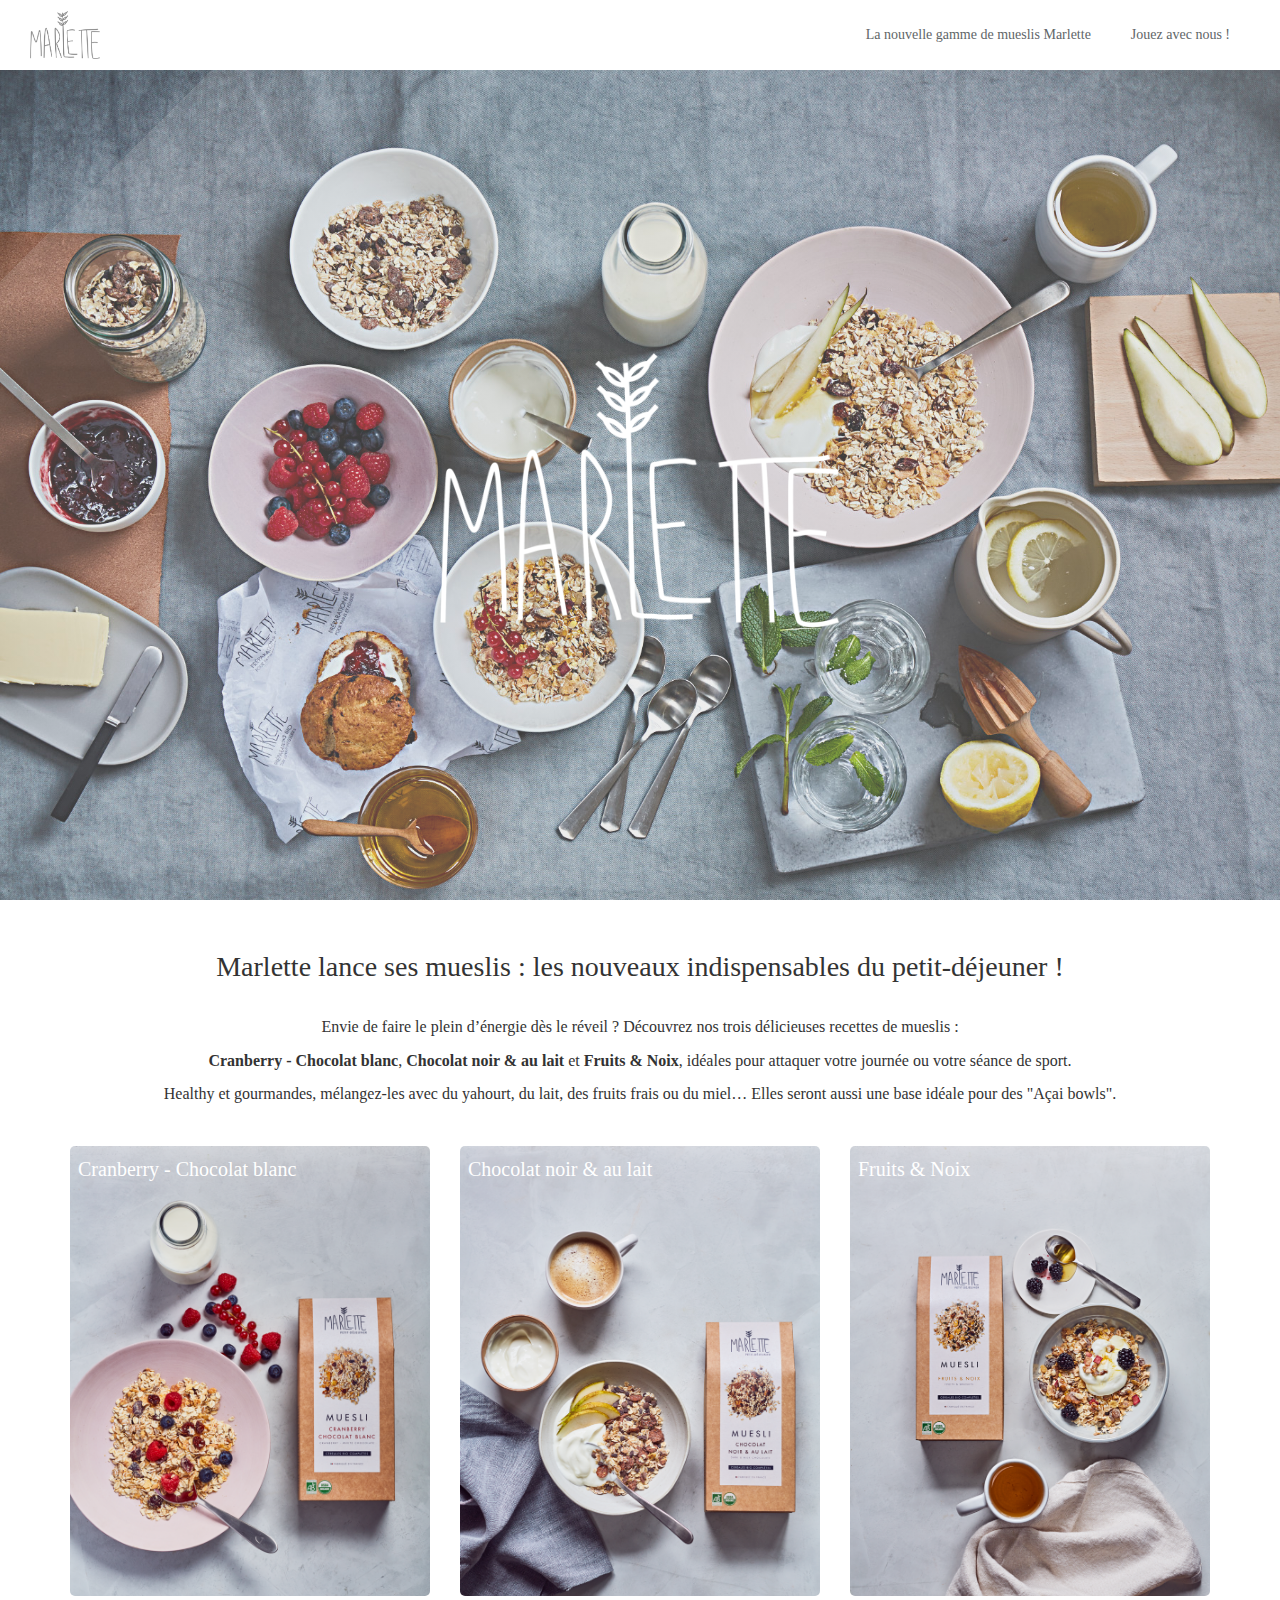
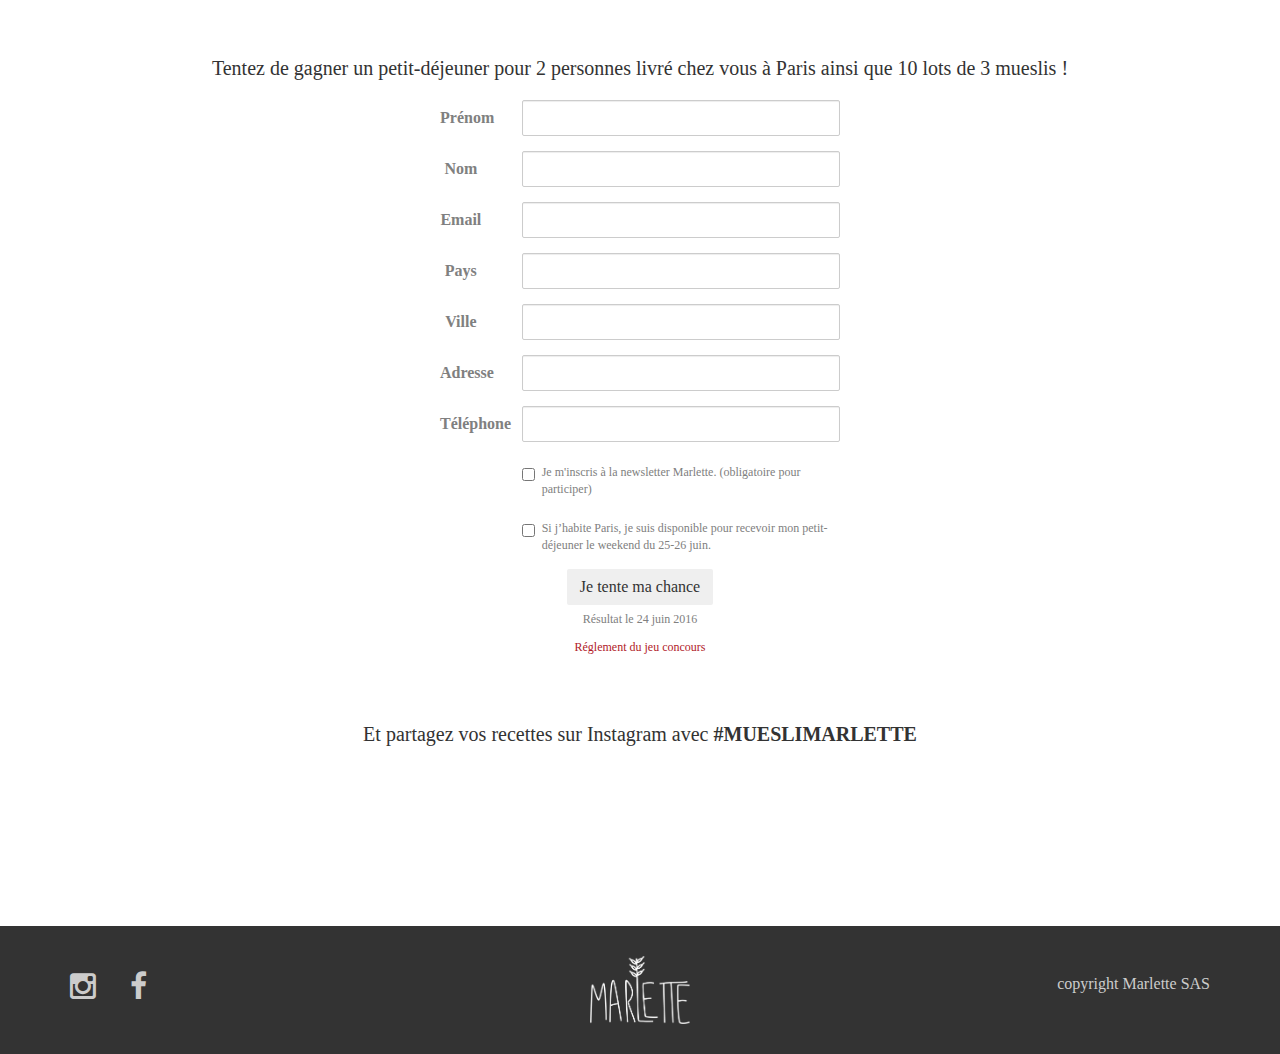
<file: index.html>
<!doctype html>
<html>
  <head>
    <meta charset="utf-8">

    <!-- Always force latest IE rendering engine or request Chrome Frame -->
    <meta content="IE=edge,chrome=1" http-equiv="X-UA-Compatible">
    <meta title= "Mueslis Marlette">
    <!-- For Bootstrap responsiveness -->
    <meta http-equiv="X-UA-Compatible" content="IE=edge">
    <meta name="viewport" content="width=device-width, initial-scale=1.0, maximum-scale=1.0, user-scalable=0">
    <link href="images/favicon.png" rel="icon" type="image/png" />
    <!-- Use title if it's in the page YAML frontmatter -->
    <title>Mueslis Marlette</title>

    <link href="stylesheets/all.css" rel="stylesheet" />
    <script src="javascripts/all.js"></script>

    <!-- HTML5 Shim and Respond.js IE8 support of HTML5 elements and media queries -->
    <!-- Leave those next 4 lines if you care about users using IE8 -->
    <!--[if lt IE 9]>
      <script src="https://oss.maxcdn.com/html5shiv/3.7.2/html5shiv.min.js"></script>
      <script src="https://oss.maxcdn.com/respond/1.4.2/respond.min.js"></script>
    <![endif]-->
  </head>

  <body class="index">

    <div class="navbar-wagon">
  <!-- Logo -->
<a class="navbar-wagon-brand" href="http://www.marlette.fr">    <img src="images/MARLETTE_NOIR.png" />
</a>
  <!-- Right Navigation -->
  <div class="navbar-wagon-right hidden-xs hidden-sm">

    <!-- Search form -->
    <!-- <form action="" class="navbar-wagon-search">
      <input type="text" class="navbar-wagon-search-input" placeholder="Search something">
      <button type="submit" class="navbar-wagon-search-btn">
        <i class="fa fa-search"></i>
      </button>
    </form> -->

    <!-- Text link -->
    <a class="navbar-wagon-item navbar-wagon-link" href="#nouvelle_gamme">La nouvelle gamme de mueslis Marlette</a>
    <a class="navbar-wagon-item navbar-wagon-link" href="#form_anchor">Jouez avec nous !</a>


    <!-- Text link -->

    <!-- Notification link-->

<!--     <#% link_to "#", class: "navbar-wagon-item navbar-wagon-link" do %>
    <div class="badge-container">
      <i class="fa fa-envelope-o"></i>
      <div class="badge badge-blue">3</div>
    </div>
    <#% end %> -->

    <!-- Profile picture and dropdown -->
<!--     <div class="navbar-wagon-item">
      <div class="dropdown">
        <img src="http://placehold.it/50x50" class="avatar dropdown-toggle" id="navbar-wagon-menu" data-toggle="dropdown">
        <ul class="dropdown-menu dropdown-menu-right navbar-wagon-dropdown-menu">
          <li><a href="#">Profile</a></li>
          <li><a href="#">Dashboard</a></li>
          <li><a href="#">Log Out</a></li>
        </ul>
      </div>
    </div> -->



    <!-- Button (call-to-action) -->
    <!-- <a href="" class="navbar-wagon-item navbar-wagon-button btn">Post stuff</a> -->
  </div>

  <!-- Dropdown appearing on mobile only -->
  <div class="navbar-wagon-item hidden-md hidden-lg">
    <div class="dropdown">
      <i class="fa fa-bars dropdown-toggle" data-toggle="dropdown"></i>
      <ul class="dropdown-menu dropdown-menu-right navbar-wagon-dropdown-menu">
        <li><a class="navbar-wagon-item navbar-wagon-link" href="#nouvelle_gamme">La nouvelle gamme de mueslis Marlette</a></li>
        <li><a class="navbar-wagon-item navbar-wagon-link" href="#form_anchor">Jouez avec nous !</a></li>
      </ul>
    </div>
  </div>
</div>

    <div class="banner" style="background: linear-gradient(-225deg, rgba(168,168,168,0.2) 10%, rgba(200,200,200,0.3) 10%), url('images/background_muesli2.jpg');">
  <div class="banner-content">
    <h1 id="welcome"><img id="logohome" src="images/MARLETTE_BLANC.png" /></h1>
<!--     <form action="#" class="form-inline">
      <input type="text" class="form-control input-lg" placeholder="checkin">
      <input type="text" class="form-control input-lg" placeholder="checkout">
      <select name="" id="" class="form-control input-lg">
        <option value="1">1 person</option>
        <option value="2">2 persons</option>
        <option value="3">3 persons</option>
      </select>
      <input type="submit" class="btn btn-primary btn-lg" value="Search">
    </form> -->
  </div>
</div>


<!-- <div class="welcome text-center padded">
  <h1>Bienvenue chez Marlette</h1>
  <p class="doc">
    <#%= link_to "La nouvelle gamme des produits Marlettes", "http://www.marlette.fr/" %>
  </p>
</div> -->

<div class="container">
    <div class="row">
      <div class="col-xs-12">
       <div class="presentation">
          <h3 class="text-center" id="nouvelle_gamme">Marlette lance ses mueslis : les nouveaux indispensables du petit-déjeuner !</h3><br>
          <p class="text-center">Envie de faire le plein d’énergie dès le réveil ? Découvrez nos trois délicieuses recettes de mueslis  : </p>
          <p class="text-center"><b>Cranberry - Chocolat blanc</b>, <b>Chocolat noir & au lait</b> et <b>Fruits & Noix</b>, idéales pour attaquer votre journée ou votre séance de sport.</p>
          <p class="text-center">Healthy et gourmandes, mélangez-les avec du yahourt, du lait, des fruits frais ou du miel… Elles seront aussi une base idéale pour des "Açai bowls".</p>
        </div>
      </div>
    </div>

    <div class="row">
      <div class="col-xs-12 col-sm-4">
        <div class="card" style="background: url('images/situationchocoblanc.png');">
          <div class="card-category">
            <h2>Cranberry - Chocolat blanc</h2>
          </div>
          <a class="card-link" data-toggle="modal" data-target="#crambModal" href=""></a>
        </div>
      </div>
      <div class="col-xs-12 col-sm-4">
        <div class="card" style="background: url('images/situationchoconoir.png');">
        <div class="card-category">
          <h2>Chocolat noir & au lait</h2>
        </div>
          <a class="card-link" data-toggle="modal" data-target="#chocoModal" href=""></a>
        </div>
      </div>
      <div class="col-xs-12 col-sm-4">
        <div class="card" style="background: url('images/situationfruitssetnoix.png');">
        <div class="card-category">
          <h2>Fruits & Noix</h2>
        </div>
          <a class="card-link" data-toggle="modal" data-target="#fruitModal" href=""></a>
        </div>
      </div>
    </div>

    <div class="row">
      <div class="col-xs-12">
        <div class="formulaire" id="form_anchor">
        <h4>Tentez de gagner un petit-déjeuner pour 2 personnes livré chez vous à Paris ainsi que 10 lots de 3 mueslis !</h4>

          <form class="form-horizontal" accept-charset="UTF-8" action="https://formkeep.com/f/612cac98f5df" method="POST">
            <div class="form-group">
              <div class="col-sm-2">
                <label for="first_name" class="control-label">Prénom</label>
              </div>
              <div class="col-sm-10">
               <input type="text" class="form-control" id="first_name" name="Prénom" required>
              </div>
            </div>
            <div class="form-group">
            <div class="col-sm-2">
              <label for="family_name" class="control-label">Nom</label>
              </div>
              <div class="col-sm-10">
              <input type="text" class="form-control" id="family_name" name="Nom" required>
              </div>
            </div>
            <div class="form-group">
              <div class="col-sm-2">
              <label for="email_address" class="control-label">Email</label>
              </div>
              <div class="col-sm-10">
              <input type="email" class="form-control" id="email_address" name="email" required>
              </div>
            </div>
            <div class="form-group">
              <div class="col-sm-2">
              <label for="country" class="control-label">Pays</label>
              </div>
              <div class="col-sm-10">
              <input type="text" class="form-control" id="country" name="Pays" required>
              </div>
            </div>
            <div class="form-group">
              <div class="col-sm-2">
              <label for="city" class="control-label">Ville</label>
              </div>
              <div class="col-sm-10">
              <input type="text" class="form-control" id="city" name="Ville" required>
              </div>
            </div>
            <div class="form-group">
              <div class="col-sm-2">
              <label for="postal_adress" class="control-label">Adresse</label>
              </div>
              <div class="col-sm-10">
              <input type="text" class="form-control" id="postal_adress" name="Adresse" required>
              </div>
            </div>
            <div class="form-group">
              <div class="col-sm-2">
              <label for="telephone_number" class="control-label">Téléphone</label>
              </div>
              <div class="col-sm-10">
              <input type="tel" class="form-control" id="telephone_number" name="Téléphone">
              </div>
            </div>
            <div class="form-group">
              <div class="col-sm-offset-2 col-sm-10">
                <div class="checkbox">
                  <label>
                    <input type="hidden" name="Newsletter" value="no">
                    <input type="checkbox" name="Newsletter" value="yes"> Je m'inscris à la newsletter Marlette. (obligatoire pour participer)
                  </label>
                </div>
              </div>
            </div>
            <div class="form-group">
              <div class="col-sm-offset-2 col-sm-10">
                <div class="checkbox">
                  <label>
                    <input type="hidden" name="Parisien" value="no">
                    <input type="checkbox"  name="Parisien" value="yes"> Si j’habite Paris, je suis disponible pour recevoir mon petit-déjeuner le weekend du 25-26 juin.
                  </label>
                </div>
              </div>
            </div>
            <div class="form-group">
              <input type="hidden" name="utf8" value="✓">
              <button type="submit" class="btn btn-alert">Je tente ma chance</button>
              <p>Résultat le 24 juin 2016</p>
              <p id="reglement"><a target="_blank" href="http://www.marlette.fr/wp-content/uploads/Règlement-du-Jeu.pdf">Réglement du jeu concours</a></p>
            </div>
          </form>
          <p class="confirmation">
            Merci, votre participation a bien été enregistrée. A bientôt au Café Marlette ou sur <a href="http://www.marlette.fr">www.marlette.fr</a>
          </p>
        </div>
      </div>
    </div>
    <div class="row">
      <div class="col-xs-12">
        <h4 class=text-center>
          Et partagez vos recettes sur Instagram avec <b>#MUESLIMARLETTE</b>
        </h4>
        <iframe src="//lightwidget.com/widgets/ae2defaea7df534c8d7361ca1c22cd26.html" id="lightwidget_ae2defaea7" name="lightwidget_ae2defaea7"  scrolling="no" allowtransparency="true" class="lightwidget-widget" style="width: 100%; border: 0; overflow: hidden;"></iframe>
      </div>
    </div>
  </div>



<div class="modal fade" id="crambModal" tabindex="-1" role="dialog" aria-labelledby="crambModalLabel">
  <div class="modal-dialog" role="document">
    <div class="modal-content-card">
    <p>Cranberry - Chocolat blanc</p>
      <div class="modal-body-card">
        <img src="images/situation_3.png" />
      </div>
      <div class="modal-img-card">
        <img src="images/MuesliCramberry.jpg" />
      </div>
      <div class="modal-buy-card text-center">
        <a target="_blank" class="btn btn-primary" href="http://www.marlette.fr/shop/les-mueslis/muesli-cranberry-chocolat-blanc/">J'en veux !</a>
      </div>
    </div>
  </div>
</div>

<div class="modal fade" id="chocoModal" tabindex="-1" role="dialog" aria-labelledby="chocoModalLabel">
  <div class="modal-dialog" role="document">
    <div class="modal-content-card">
    <p>Chocolat noir & au lait</p>
      <div class="modal-body-card">
        <img src="images/situation_1.png" />
      </div>
      <div class="modal-img-card">
        <img src="images/MuesliChoco.jpg" />
      </div>
      <div class="modal-buy-card text-center">
        <a target="_blank" class="btn btn-primary" href="http://www.marlette.fr/shop/les-mueslis/muesli-chocolat-noir-au-lait/">J'en veux !</a>
      </div>
    </div>
  </div>
</div>

<div class="modal fade" id="fruitModal" tabindex="-1" role="dialog" aria-labelledby="fruitModalLabel">
  <div class="modal-dialog" role="document">
    <div class="modal-content-card">
    <p>Fruits & Noix</p>
      <div class="modal-body-card">
        <img src="images/situation_2.png" />
      </div>
      <div class="modal-img-card">
        <img src="images/MuesliFruits.jpg" />
      </div>
      <div class="modal-buy-card text-center">
        <a target="_blank" class="btn btn-primary" href="http://www.marlette.fr/shop/les-mueslis/muesli-fruits-noix/">J'en veux !</a>
      </div>
    </div>
  </div>
</div>


<!-- LightWidget WIDGET -->






<!-- <div class="container text-center padded features">
  <div class="row">
    <div class="col-xs-12 col-sm-6 col-md-3">
      <img src="images/globe.png" alt="">
      <h2>Discover the world</h2>
      <p>The earth is your new home.</p>
    </div>
    <div class="col-xs-12 col-sm-6 col-md-3">
      <img src="images/dollar.png" alt="">
      <h2>Pay online</h2>
      <p>No cash issues anymore.</p>
    </div>
    <div class="col-xs-12 col-sm-6 col-md-3">
      <img src="images/beer.png" alt="">
      <h2>Meet people</h2>
      <p>Discover new culture and lifestyle.</p>
    </div>
    <div class="col-xs-12 col-sm-6 col-md-3">
      <img src="images/heart.png" alt="">
      <h2>Share and love</h2>
      <p>Join a community you will love.</p>
    </div>
  </div>
</div> -->


<!-- <div class="text-center padded" id="newsletter">
  <h2>Get news from us</h2>
  <p>Leave us your mail and get news from us</p>
  <form class="form-inline">
    <input type="email" placeholder="bob@gmail.com" class="form-control">
    <input type="submit" value="Subscribe" class="btn btn-primary">
  </form>
</div> -->



    <div id="footer">
      <div class="container">
        <div class="row">
          <div class="col-xs-4 col-sm-4">
            <ul class="list-inline">
              <li><a href="https://www.instagram.com/marlettecake/?hl=fr" target="_blank"><i class="fa fa-instagram"></i></a></li>
              <li><a href="https://www.facebook.com/marlettecake/" target="_blank"><i class="fa fa-facebook"></i></a></li>
            </ul>
          </div>
          <div class="col-xs-4 col-sm-4 text-center">
            <img id="logofooter" src="images/MARLETTE_BLANC.png" />
          </div>
          <div class="col-xs-4 col-sm-4 text-right">
            <p>copyright Marlette SAS</p>
          </div>
        </div>
      </div>
    </div>


  </body>

<script>
  $('a').click(function(){
      $('html, body').animate({
          scrollTop: $( $.attr(this, 'href') ).offset().top
      }, 700);
      return false;
  });

</script>

<script src="//lightwidget.com/widgets/lightwidget.js"></script>


</html>
</file>
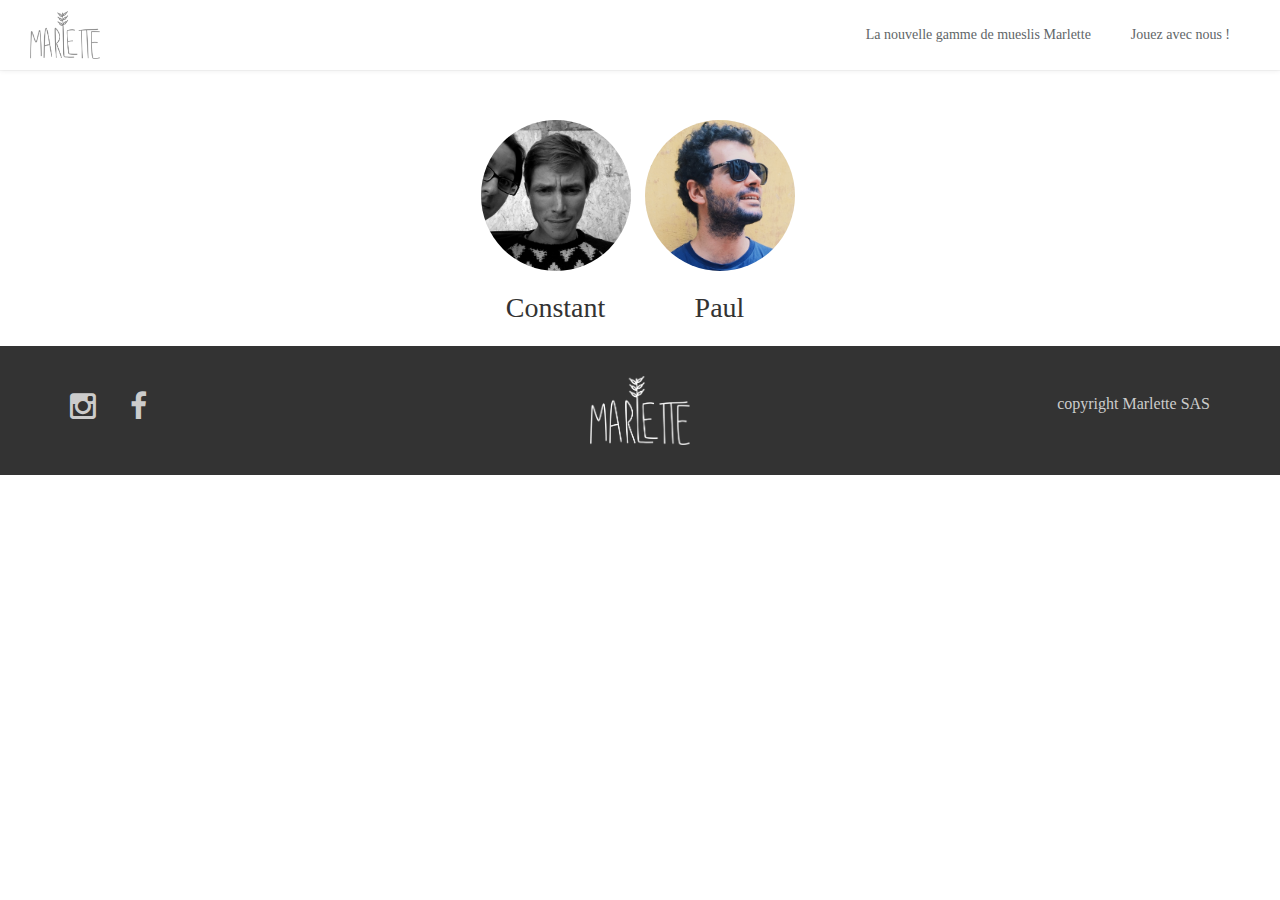
<file: team.html>
<!doctype html>
<html>
  <head>
    <meta charset="utf-8">

    <!-- Always force latest IE rendering engine or request Chrome Frame -->
    <meta content="IE=edge,chrome=1" http-equiv="X-UA-Compatible">
    <meta title= "Mueslis Marlette">
    <!-- For Bootstrap responsiveness -->
    <meta http-equiv="X-UA-Compatible" content="IE=edge">
    <meta name="viewport" content="width=device-width, initial-scale=1.0, maximum-scale=1.0, user-scalable=0">
    <link href="images/favicon.png" rel="icon" type="image/png" />
    <!-- Use title if it's in the page YAML frontmatter -->
    <title>Mueslis Marlette</title>

    <link href="stylesheets/all.css" rel="stylesheet" />
    <script src="javascripts/all.js"></script>

    <!-- HTML5 Shim and Respond.js IE8 support of HTML5 elements and media queries -->
    <!-- Leave those next 4 lines if you care about users using IE8 -->
    <!--[if lt IE 9]>
      <script src="https://oss.maxcdn.com/html5shiv/3.7.2/html5shiv.min.js"></script>
      <script src="https://oss.maxcdn.com/respond/1.4.2/respond.min.js"></script>
    <![endif]-->
  </head>

  <body class="team">

    <div class="navbar-wagon">
  <!-- Logo -->
<a class="navbar-wagon-brand" href="http://www.marlette.fr">    <img src="images/MARLETTE_NOIR.png" />
</a>
  <!-- Right Navigation -->
  <div class="navbar-wagon-right hidden-xs hidden-sm">

    <!-- Search form -->
    <!-- <form action="" class="navbar-wagon-search">
      <input type="text" class="navbar-wagon-search-input" placeholder="Search something">
      <button type="submit" class="navbar-wagon-search-btn">
        <i class="fa fa-search"></i>
      </button>
    </form> -->

    <!-- Text link -->
    <a class="navbar-wagon-item navbar-wagon-link" href="#nouvelle_gamme">La nouvelle gamme de mueslis Marlette</a>
    <a class="navbar-wagon-item navbar-wagon-link" href="#form_anchor">Jouez avec nous !</a>


    <!-- Text link -->

    <!-- Notification link-->

<!--     <#% link_to "#", class: "navbar-wagon-item navbar-wagon-link" do %>
    <div class="badge-container">
      <i class="fa fa-envelope-o"></i>
      <div class="badge badge-blue">3</div>
    </div>
    <#% end %> -->

    <!-- Profile picture and dropdown -->
<!--     <div class="navbar-wagon-item">
      <div class="dropdown">
        <img src="http://placehold.it/50x50" class="avatar dropdown-toggle" id="navbar-wagon-menu" data-toggle="dropdown">
        <ul class="dropdown-menu dropdown-menu-right navbar-wagon-dropdown-menu">
          <li><a href="#">Profile</a></li>
          <li><a href="#">Dashboard</a></li>
          <li><a href="#">Log Out</a></li>
        </ul>
      </div>
    </div> -->



    <!-- Button (call-to-action) -->
    <!-- <a href="" class="navbar-wagon-item navbar-wagon-button btn">Post stuff</a> -->
  </div>

  <!-- Dropdown appearing on mobile only -->
  <div class="navbar-wagon-item hidden-md hidden-lg">
    <div class="dropdown">
      <i class="fa fa-bars dropdown-toggle" data-toggle="dropdown"></i>
      <ul class="dropdown-menu dropdown-menu-right navbar-wagon-dropdown-menu">
        <li><a class="navbar-wagon-item navbar-wagon-link" href="#nouvelle_gamme">La nouvelle gamme de mueslis Marlette</a></li>
        <li><a class="navbar-wagon-item navbar-wagon-link" href="#form_anchor">Jouez avec nous !</a></li>
      </ul>
    </div>
  </div>
</div>

    <ul class="list-inline text-center">
    <li>
      <img class="avatar-xlarge" src="images/constant.png" />
      <h3>Constant</h3>
    </li>
    <li>
      <img class="avatar-xlarge" src="images/paul.png" />
      <h3>Paul</h3>
    </li>
</ul>

    <div id="footer">
      <div class="container">
        <div class="row">
          <div class="col-xs-4 col-sm-4">
            <ul class="list-inline">
              <li><a href="https://www.instagram.com/marlettecake/?hl=fr" target="_blank"><i class="fa fa-instagram"></i></a></li>
              <li><a href="https://www.facebook.com/marlettecake/" target="_blank"><i class="fa fa-facebook"></i></a></li>
            </ul>
          </div>
          <div class="col-xs-4 col-sm-4 text-center">
            <img id="logofooter" src="images/MARLETTE_BLANC.png" />
          </div>
          <div class="col-xs-4 col-sm-4 text-right">
            <p>copyright Marlette SAS</p>
          </div>
        </div>
      </div>
    </div>


  </body>

<script>
  $('a').click(function(){
      $('html, body').animate({
          scrollTop: $( $.attr(this, 'href') ).offset().top
      }, 700);
      return false;
  });

</script>

<script src="//lightwidget.com/widgets/lightwidget.js"></script>


</html>
</file>
